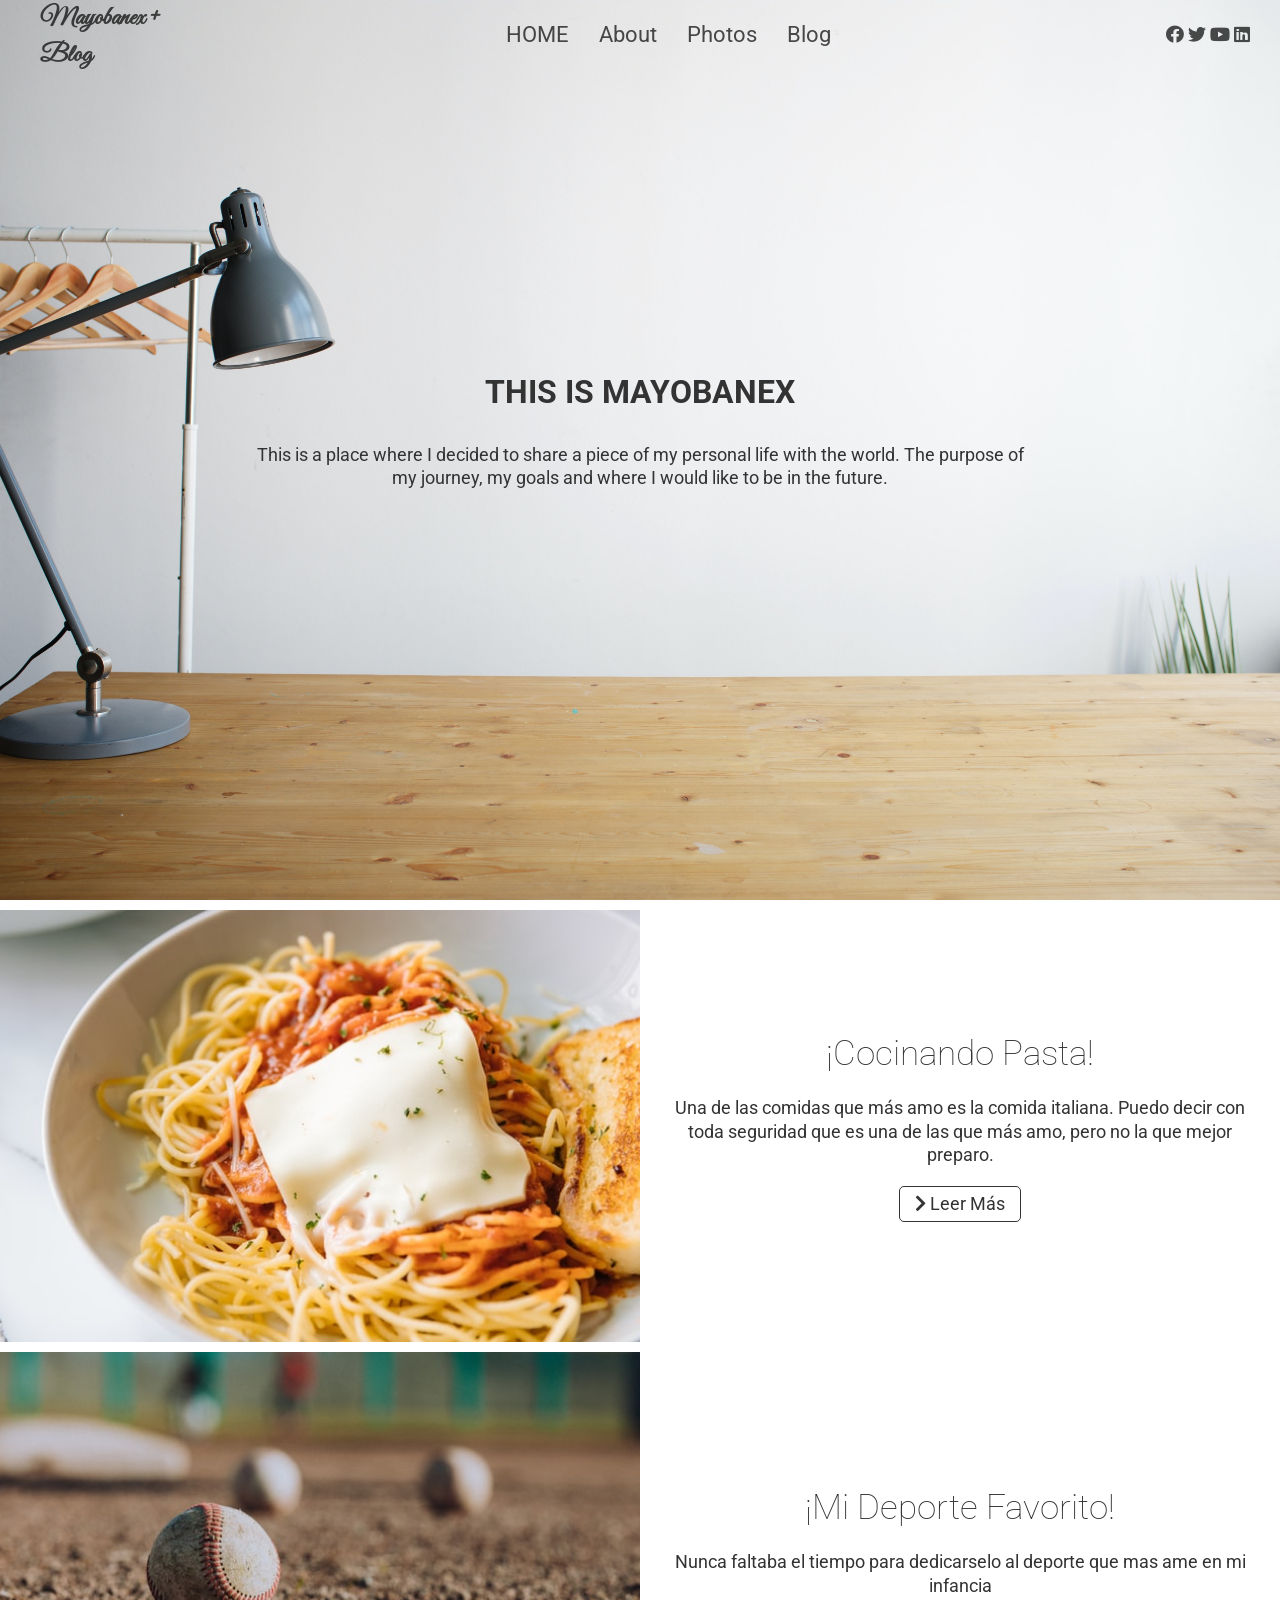
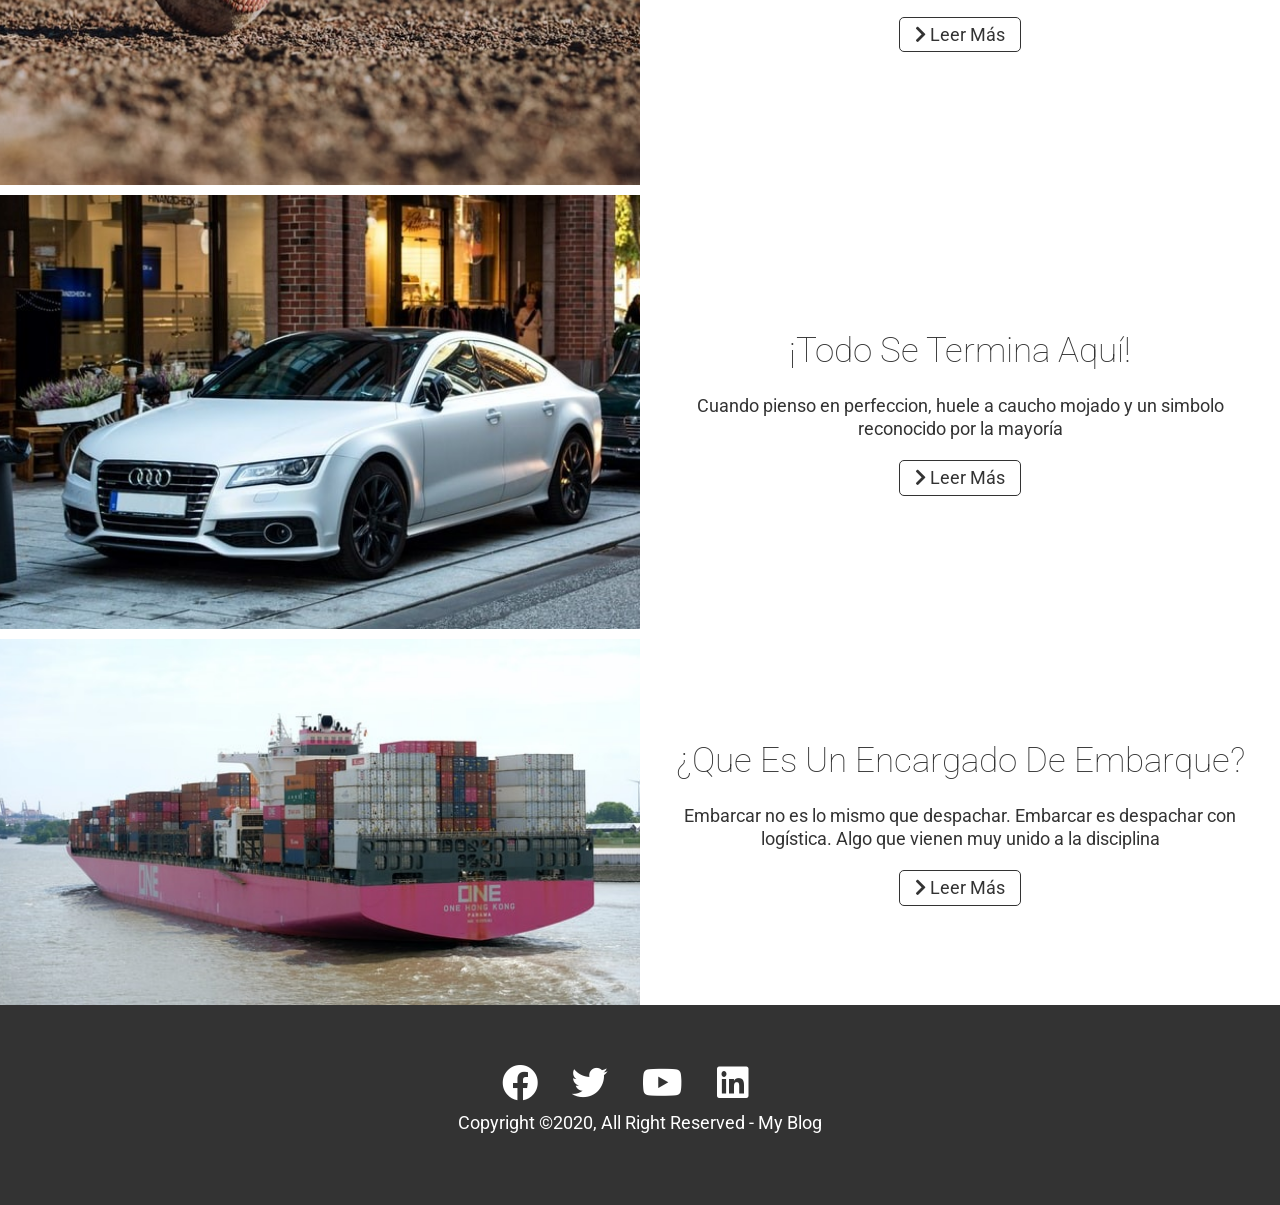
<file: index.html>
<!DOCTYPE html>
<html lang="en">

<head>
  <meta charset="UTF-8">
  <meta name="viewport" content="width=device-width, initial-scale=1.0">
  <meta name="description" content="my blog, bloggers, money, power, wisdom, knowledge">
  <link rel="preconnect" href="https://fonts.gstatic.com">
  <link href="https://fonts.googleapis.com/css2?family=Roboto:wght@300&display=swap" rel="stylesheet">
  <link rel="preconnect" href="https://fonts.gstatic.com">
  <link href="https://fonts.googleapis.com/css2?family=Great+Vibes&display=swap" rel="stylesheet">
  <link rel="stylesheet" href="https://cdnjs.cloudflare.com/ajax/libs/font-awesome/5.15.1/css/all.min.css"
    integrity="sha512-+4zCK9k+qNFUR5X+cKL9EIR+ZOhtIloNl9GIKS57V1MyNsYpYcUrUeQc9vNfzsWfV28IaLL3i96P9sdNyeRssA=="
    crossorigin="anonymous" />
  <link rel="stylesheet" href="css/style.css">
  <link rel="stylesheet" href="css/utility.css">
  <title>Mr. White | Home</title>
</head>

<body id="home">
  <header id="main-header">
    <div id="navbar" class="navbar">
      <h1 class="logo"><a href="index.html">Mayobanex <span class="primary-text">+</span> <br> Blog</a></h1>
      <!-- <h2 class="logo">Blog</h2> -->
      <nav>
        <ul>
          <li class="current"><a href="index.html">Home</a></li>
          <li><a href="about.html">About</a></li>
          <li><a href="photos.html">Photos</a></li>
          <li><a href="blog.html">Blog</a></li>
        </ul>
      </nav>
      <div class="nav-social">
        <a href="https://www.facebook.com/" target="_blank"><i class="fab fa-facebook fa-1x"></i></a>
        <a href="https://twitter.com/?lang=en" target="_blank"><i class="fab fa-twitter fa-1x"></i></a>
        <a href="https://www.youtube.com/" target="_blank"><i class="fab fa-youtube fa-1x"></i></a>
        <a href="https://www.linkedin.com/in/mayobanex-de-la-cruz-blanco-18ab1b195" target="_blank"><i
            class="fab fa-linkedin fa-1x"></i></a>
      </div>
    </div>
    <div class="showcase">
      <h2 class="primary-text">This is Mayobanex</h2>
      <p class="primary-p">This is a place where I decided to share a piece of my personal life with the world.
        The purpose of my journey, my goals and where I would like to be in the future.
      </p>
    </div>
  </header>
  <!-- Preview of my life -->
  <section class="preview flex-columns" id="blog">
    <div class="row">
      <div class="column">
        <div class="column-1">
          <img src="img/1.jeswin-thomas-Ht8RTni-Vi4-unsplash.jpg" alt="">
        </div>
      </div>
      <div class="column">
        <div class="column-2 bg-clear">
          <h2><span class="adm">Cocinando Pasta</span></h2>
          <p>Una de las comidas que más amo es la comida italiana. Puedo decir con toda seguridad que es una de las que
            más amo, pero no la que mejor preparo.</p>
          <a href="#" class="btn btn-outline">
            <i class="fas fa-chevron-right"></i>
            Leer Más
          </a>
        </div>
      </div>
    </div>
  </section>
  <section class="preview flex-columns">
    <div class="row">
      <div class="column">
        <div class="column-1">
          <img src="img/2.mike-bowman-xKShyIiTNJk-unsplash.jpg" alt="">
        </div>
      </div>
      <div class="column">
        <div class="column-2 bg-clear">
          <h2><span class="adm">Mi Deporte Favorito</span></h2>
          <p>Nunca faltaba el tiempo para dedicarselo al deporte que mas ame en mi infancia</p>
          <a href="#" class="btn btn-outline">
            <i class="fas fa-chevron-right"></i>
            Leer Más
          </a>
        </div>
      </div>
    </div>
  </section>
  <section class="preview flex-columns">
    <div class="row">
      <div class="column">
        <div class="column-1">
          <img src="img/3.jannis-lucas-v-QQ5EBf_bY-unsplash.jpg" alt="">
        </div>
      </div>
      <div class="column">
        <div class="column-2 bg-clear">
          <h2><span class="adm">Todo Se Termina Aquí</span></h2>
          <p>Cuando pienso en perfeccion, huele a caucho mojado y un simbolo reconocido por la mayoría</p>
          <a href="#" class="btn btn-outline">
            <i class="fas fa-chevron-right"></i>
            Leer Más
          </a>
        </div>
      </div>
    </div>
  </section>
  <section class="preview flex-columns">
    <div class="row">
      <div class="column">
        <div class="column-1">
          <img src="img/4.andrey-sharpilo-0eJ4d17-xm4-unsplash.jpg" alt="">
        </div>
      </div>
      <div class="column">
        <div class="column-2 bg-clear">
          <h2><span class="qst">Que Es Un Encargado De Embarque</span></h2>
          <p>Embarcar no es lo mismo que despachar. Embarcar es despachar con logística. Algo que vienen muy unido a la
            disciplina</p>
          <a href="#" class="btn btn-outline">
            <i class="fas fa-chevron-right"></i>
            Leer Más
          </a>
        </div>
      </div>
    </div>
  </section>

  <footer id="footer" class="footer bg-dark">
    <div class="social">
      <a href="https://www.facebook.com/" target="_blank"><i class="fab fa-facebook fa-2x"></i></a>
      <a href="https://twitter.com/?lang=en" target="_blank"><i class="fab fa-twitter fa-2x"></i></a>
      <a href="https://www.youtube.com/" target="_blank"><i class="fab fa-youtube fa-2x"></i></a>
      <a href="https://www.linkedin.com/in/mayobanex-de-la-cruz-blanco-18ab1b195" target="_blank"><i
          class="fab fa-linkedin fa-2x"></i></a>
    </div>
    <p>Copyright &copy;2020, All Right Reserved - My Blog </p>
  </footer>
  <!-- <script src="https://code.jquery.com/jquery-3.5.0.min.js"
    integrity="sha256-xNzN2a4ltkB44Mc/Jz3pT4iU1cmeR0FkXs4pru/JxaQ=" crossorigin="anonymous"></script>
  <script src="js/lightbox.min.js"></script> -->
  <script>
    const navbar = document.getElementById('navbar');
    let scrolled = false;

    window.onscroll = function () {
      if (window.pageYOffset > 100) {
        navbar.classList.remove('top');
        if (!scrolled) {
          navbar.style.transform = 'translateY(-70px)';
        }
        setTimeout(function () {
          navbar.style.transform = 'translateY(0)';
          scrolled = true;
        }, 200);
      } else {
        navbar.classList.add('top');
        scrolled = false;
      }
    };

    // Smooth Scrolling
    $('#navbar a, .btn').on('click', function (e) {
      if (this.hash !== '') {
        e.preventDefault();

        const hash = this.hash;

        $('html, body').animate(
          {
            scrollTop: $(hash).offset().top - 100,
          },
          800
        );
      }
    });
  </script>
</body>

</html>
</file>
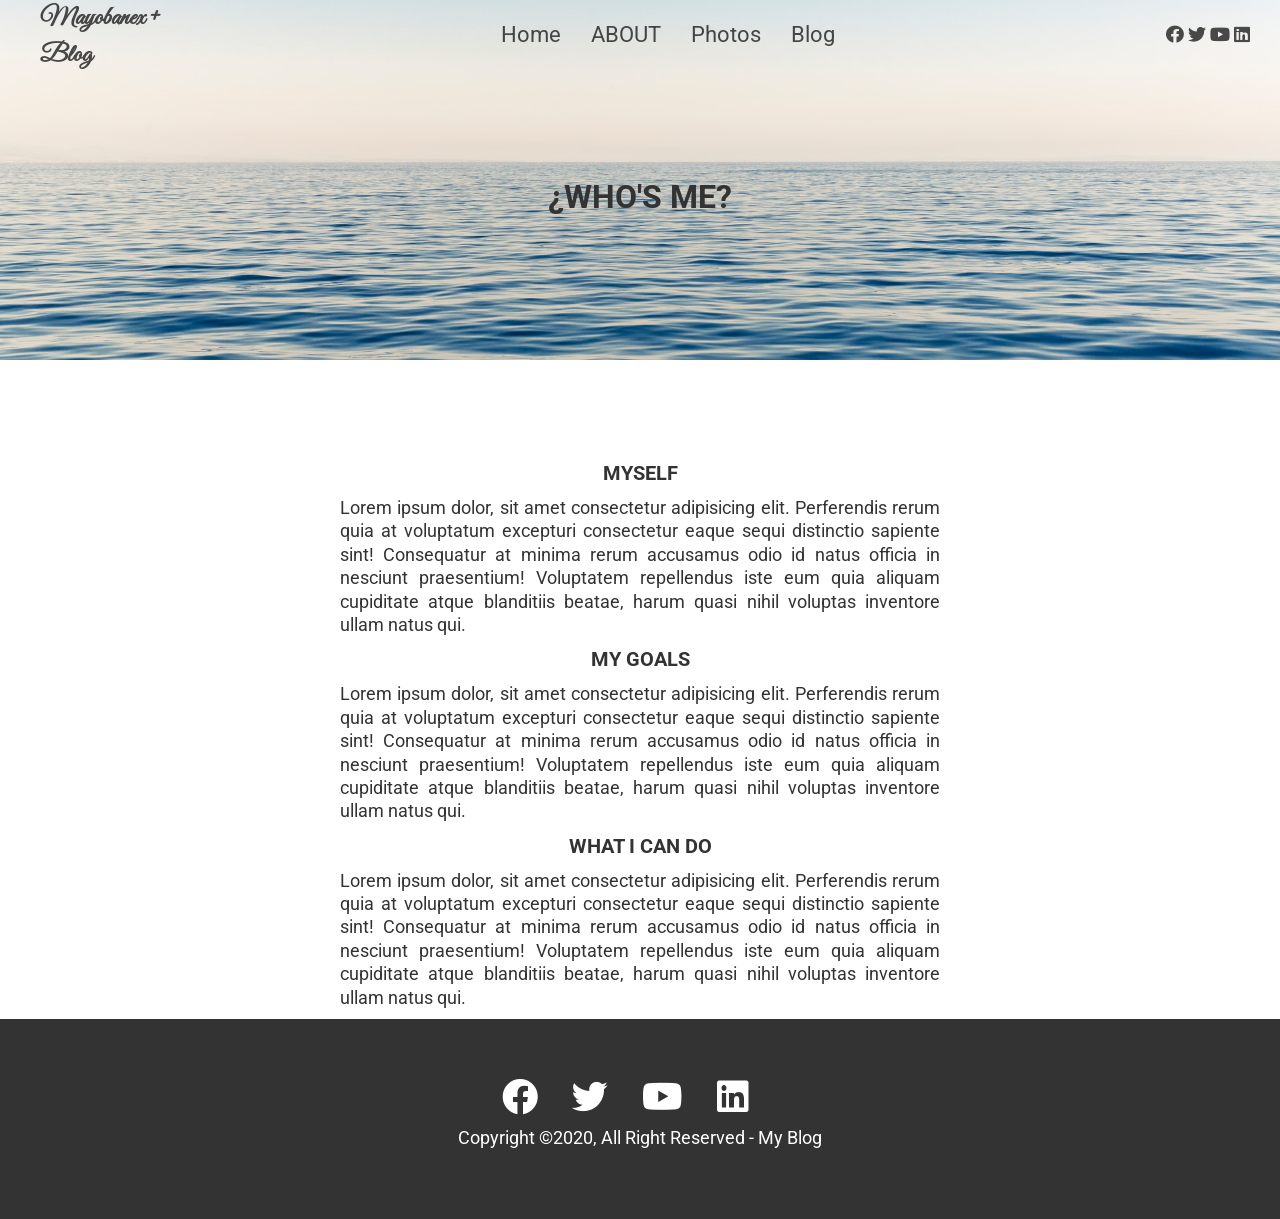
<file: about.html>
<!DOCTYPE html>
<html lang="en">

<head>
  <meta charset="UTF-8">
  <meta name="viewport" content="width=device-width, initial-scale=1.0">
  <meta name="description" content="my blog, bloggers, money, power, wisdom, knowledge">
  <link rel="preconnect" href="https://fonts.gstatic.com">
  <link href="https://fonts.googleapis.com/css2?family=Roboto:wght@300&display=swap" rel="stylesheet">
  <link rel="preconnect" href="https://fonts.gstatic.com">
  <link href="https://fonts.googleapis.com/css2?family=Great+Vibes&display=swap" rel="stylesheet">
  <link rel="stylesheet" href="https://cdnjs.cloudflare.com/ajax/libs/font-awesome/5.15.1/css/all.min.css"
    integrity="sha512-+4zCK9k+qNFUR5X+cKL9EIR+ZOhtIloNl9GIKS57V1MyNsYpYcUrUeQc9vNfzsWfV28IaLL3i96P9sdNyeRssA=="
    crossorigin="anonymous" />
  <link rel="stylesheet" href="css/style.css">
  <link rel="stylesheet" href="css/utility.css">
  <title>Mr. White | Home</title>
</head>

<body id="home">
  <header id="sm-header">
    <div id="navbar" class="navbar">
      <h1 class="logo"><a href="index.html">Mayobanex <span class="primary-text">+</span> <br> Blog</a></h1>
      <!-- <h2 class="logo">Blog</h2> -->
      <nav>
        <ul>
          <li><a href="index.html">Home</a></li>
          <li class="current"><a href="about.html">About</a></li>
          <li><a href="photos.html">Photos</a></li>
          <li><a href="blog.html">Blog</a></li>
        </ul>
      </nav>
      <div class="nav-social">
        <a href="https://www.facebook.com/" target="_blank"><i class="fab fa-facebook fa-1x"></i></a>
        <a href="https://twitter.com/?lang=en" target="_blank"><i class="fab fa-twitter fa-1x"></i></a>
        <a href="https://www.youtube.com/" target="_blank"><i class="fab fa-youtube fa-1x"></i></a>
        <a href="https://www.linkedin.com/in/mayobanex-de-la-cruz-blanco-18ab1b195" target="_blank"><i
            class="fab fa-linkedin fa-1x"></i></a>
      </div>
    </div>
    <div class="showcase">
      <h2 class="primary-text">
        <spam class="qst">Who's me</spam>
      </h2>

    </div>
  </header>

  <!-- About Info-->
  <section>
    <div id="about-info">
      <div class="comments">
        <div class="box">
          <h2 class="secundary-p">Myself</h2>
          <p>Lorem ipsum dolor, sit amet consectetur adipisicing elit. Perferendis rerum quia at voluptatum excepturi
            consectetur eaque sequi distinctio sapiente sint! Consequatur at minima rerum accusamus odio id natus
            officia in nesciunt praesentium! Voluptatem repellendus iste eum quia aliquam cupiditate atque blanditiis
            beatae, harum quasi nihil voluptas inventore ullam natus qui.</p>
        </div>
        <div class="box">
          <h2 class="secundary-p">My Goals</h2>
          <p>Lorem ipsum dolor, sit amet consectetur adipisicing elit. Perferendis rerum quia at voluptatum excepturi
            consectetur eaque sequi distinctio sapiente sint! Consequatur at minima rerum accusamus odio id natus
            officia in nesciunt praesentium! Voluptatem repellendus iste eum quia aliquam cupiditate atque blanditiis
            beatae, harum quasi nihil voluptas inventore ullam natus qui.</p>
        </div>
        <div class="box">
          <h2 class="secundary-p">What I can do</h2>
          <p>Lorem ipsum dolor, sit amet consectetur adipisicing elit. Perferendis rerum quia at voluptatum excepturi
            consectetur eaque sequi distinctio sapiente sint! Consequatur at minima rerum accusamus odio id natus
            officia in nesciunt praesentium! Voluptatem repellendus iste eum quia aliquam cupiditate atque blanditiis
            beatae, harum quasi nihil voluptas inventore ullam natus qui.</p>
        </div>
      </div>
    </div>
  </section>

  <footer id="footer" class="footer bg-dark">
    <div class="social">
      <a href="https://www.facebook.com/" target="_blank"><i class="fab fa-facebook fa-2x"></i></a>
      <a href="https://twitter.com/?lang=en" target="_blank"><i class="fab fa-twitter fa-2x"></i></a>
      <a href="https://www.youtube.com/" target="_blank"><i class="fab fa-youtube fa-2x"></i></a>
      <a href="https://www.linkedin.com/in/mayobanex-de-la-cruz-blanco-18ab1b195" target="_blank"><i
          class="fab fa-linkedin fa-2x"></i></a>
    </div>
    <p>Copyright &copy;2020, All Right Reserved - My Blog </p>
  </footer>
  <!-- <script src="https://code.jquery.com/jquery-3.5.0.min.js"
    integrity="sha256-xNzN2a4ltkB44Mc/Jz3pT4iU1cmeR0FkXs4pru/JxaQ=" crossorigin="anonymous"></script>
  <script src="js/lightbox.min.js"></script> -->
  <script>
    const navbar = document.getElementById('navbar');
    let scrolled = false;

    window.onscroll = function () {
      if (window.pageYOffset > 100) {
        navbar.classList.remove('top');
        if (!scrolled) {
          navbar.style.transform = 'translateY(-70px)';
        }
        setTimeout(function () {
          navbar.style.transform = 'translateY(0)';
          scrolled = true;
        }, 200);
      } else {
        navbar.classList.add('top');
        scrolled = false;
      }
    };

    // Smooth Scrolling
    $('#navbar a, .btn').on('click', function (e) {
      if (this.hash !== '') {
        e.preventDefault();

        const hash = this.hash;

        $('html, body').animate(
          {
            scrollTop: $(hash).offset().top - 100,
          },
          800
        );
      }
    });
  </script>
</body>

</html>
</file>
<file: css/style.css>
* {
  box-sizing: border-box;
  margin: 0;
  padding: 0;
}
body {
  font-family: 'Roboto', sans-serif;
  font-size: 18px;
  color: #333;
  line-height: 1.3;
  

}
/* HEADER */
#main-header {
  background: url('../img/andrej-lisakov-3A4XZUopCJA-unsplash.jpg') no-repeat center center/cover;
  color: #333;
  height: 100vh;
  padding-top: 1rem;
}
#sm-header {
  background: #fff;
  background: url('../img/yucar-fotografik-cfR-V1QuEKw-unsplash.jpg') no-repeat center center/cover;
  color: #333;
  height: 40vh;
  padding-top: 1rem;
}


/* NAVBAR */ 

.navbar {
  display: flex;
  align-items: center;
  justify-content: space-between;
  width: 100%;
  height: 70px;
  position: fixed;
  top: 0px;
  padding: 0 30px;
  /* ---------------- */
  background: #333;
  color: #fff;
  opacity: 0.7;
  transition: 0.5s;
}

.navbar ul {
  display: flex;
  
}
 
.navbar li a {
  padding: 5px 10px;
  margin: 0 5px;
  text-decoration: none;
  color:  #fff;
  font-size:  1.2rem;
  font-size: 22px;
}
.navbar li a:hover {
  border-bottom: 2px solid #28a745;
  font-weight: 700;
  
}
.navbar .logo a{
  text-decoration: none;
  color: #fff;
  display: block;
  padding: 0px 10px;
  font-size: 26px;
  font-family: 'Great Vibes', cursive;
}
.navbar .logo a:hover {
  color: #28a745;
}

.nav-social i:hover {
  color: #28a745;
}

.navbar.top, .navbar.top a,
.navbar.top .logo.a, .navbar.top .nav-social a {
  background: transparent;
  color: #000;
}
/* About */ 

.comments {
  display: flex;
  flex-direction: column;
  width: 100%;
  align-items: center;
  justify-content: center;
  padding-top: 100px;
}
.comments h2 {
  text-align: center;
}
.comments p {
  text-align: justify;
}
.comments .box {
    display: flex;
    flex-direction: column;
    align-items: center;
    justify-content: center;
    text-align: center;
    height: 100%;
    width: 600px;
    padding-top: 20px 0;
  }
/* PHOTOS */ 
.flex-cnt {
  margin: 100px;
  display: flex;
  justify-content: center;
}
 .row {
    display: flex;
    flex-wrap: wrap; 
  }
.columns {
    display: flex;
    flex-direction: column;
    text-align: center;
    align-content: center;
    width: 25%; 
 }
 .columns img {
   border-radius: 50%;
   width: 100%;
 }
  
 
  /* Videos*/
  .flex-text {
    margin-top: 100px;
    display: flex;
    
  }

/* .row1 {
  margin-top: 100px;
  display: flex;
  flex-wrap: wrap;
  align-items: center;
  justify-content: center;
    
}
.columns1 {
  display: flex;
  flex-direction: column;
  text-align: center;
  padding: 100px 100px;
  border: 1px solid #333;
} */

/* 
.columns1:nth-child(1), .columns1:nth-child(5) {
  background: #fff;
  flex: 2;
}
.columns1:nth-child(2), .columns1:nth-child(6) {
  background: red;
} 
.columns1:nth-child(3), .columns1:nth-child(7) {
  background: blue;
  flex: 2;
} 
.columns1:nth-child(4), .columns1:nth-child(8) {
  background: green;
}  */



/* Footer*/ 
.footer {
  display: flex;
  flex-direction: column;
  justify-content: center;
  text-align: center;
  height: 200px;
}
.footer a, .nav-social a {
  color: #fff;
}
.footer a:hover, .nav-social a:hover {
  color: #28a745;
}
.footer .social > *{
  margin-right: 30px;
}
</file>
<file: css/utility.css>
.current {
  color: #28a745;
  text-transform: uppercase;
}
ul {
  list-style: none;
}
a {
  text-decoration: none;
  color: #333;

}
h1 h2 h3 {
  padding: 30px;
  font-weight: 300;
  line-height: 1.2;
}
p {
  margin: 10px 0;
}
img {
  width: 100%;
}
.primary-text {
  font-size: 32px;
  text-transform: uppercase;
  text-align: center;
  padding-top: 20px;
}
.primary-p {
  padding: 5% 20%;
  text-align: center;
  padding-top: 1.2rem;
}
.secundary-p {
  font-size: 20px;
  text-transform: uppercase;
}
.pic {
  display: flex;
  width: 50%;
  margin: 5px;
  border-radius: 10px;
}
.bg-dark {
  background: #333;
  color: #fff;
}
.showcase {
  display: flex;
  flex-direction: column;
  align-items: center;
  justify-content: center;
  width: 100%;
  height: 100%;
}

/*BUTTON*/
.btn {
  cursor: pointer;
  display: inline-block;
  padding: 5px 15px;
  color: #333;
  background-color: #28a745;
  border: none;
  border-radius: 5px;
}
.btn:hover {
  opacity: 0.9;
}
.gd-clear {
  color: #333;
}
.btn-primary, .bg-primary {
  background: #7EC6F3;
  color: #333;
}
.btn-secundary, .bg-secundary {
  background: #F0F68C;
  color: #333;
}
.btn-dark, .bg-dark {
  background: #333;
  color: #fff;
}
.btn-light, .bg-light {
  background: #f4f4f4;
  color: #333;
}
.btn-outline {
  background: transparent;
  border: 1px solid #333;
}
/*FLEX ITEMS*/
/* .flex-items {
  display: flex;
  align-items: center;
  justify-content: center;
  text-align: center;
  height: 100%;
}
.flex-items > div {
  padding: 20px;
} */
/* FLEX COLUMNS*/
.flex-columns.flex-reverse .row {
  flex-direction: row-reverse;
}

.flex-columns .row {
  display: flex;
  flex-wrap: wrap;
  width: 100%;
}
.flex-columns .column {
  display: flex;
  flex-direction: column;
  flex-basis: 100%;
  flex: 1;
}
.flex-columns .column .column-1,
.flex-columns .column .column-2 {
  height: 100%;
}
.flex-columns img {
  width: 100%;
  height: 100%;
  object-fit: cover; /*Adjusting the pic to the whole area*/
}

.flex-columns .column .column-2 {
  display: flex;
  flex-direction: column;
  align-items: center;
  justify-content: center;
  padding: 20px;
  text-align: center;
}
.flex-columns h2 {
  font-size: 35px;
  font-weight: 100;
}

.flex-columns p {
  margin: 20px 5px;
}
.preview {
  margin-top: 10px;
  
}
/* Signos de Puntuación */
.adm:before {
  content:'\00A1';
}
.adm:after {
  content:'\0021';
}
.qst:before {
  content:'\00BF';
}
.qst:after {
  content:'\003F';
}
</file>
